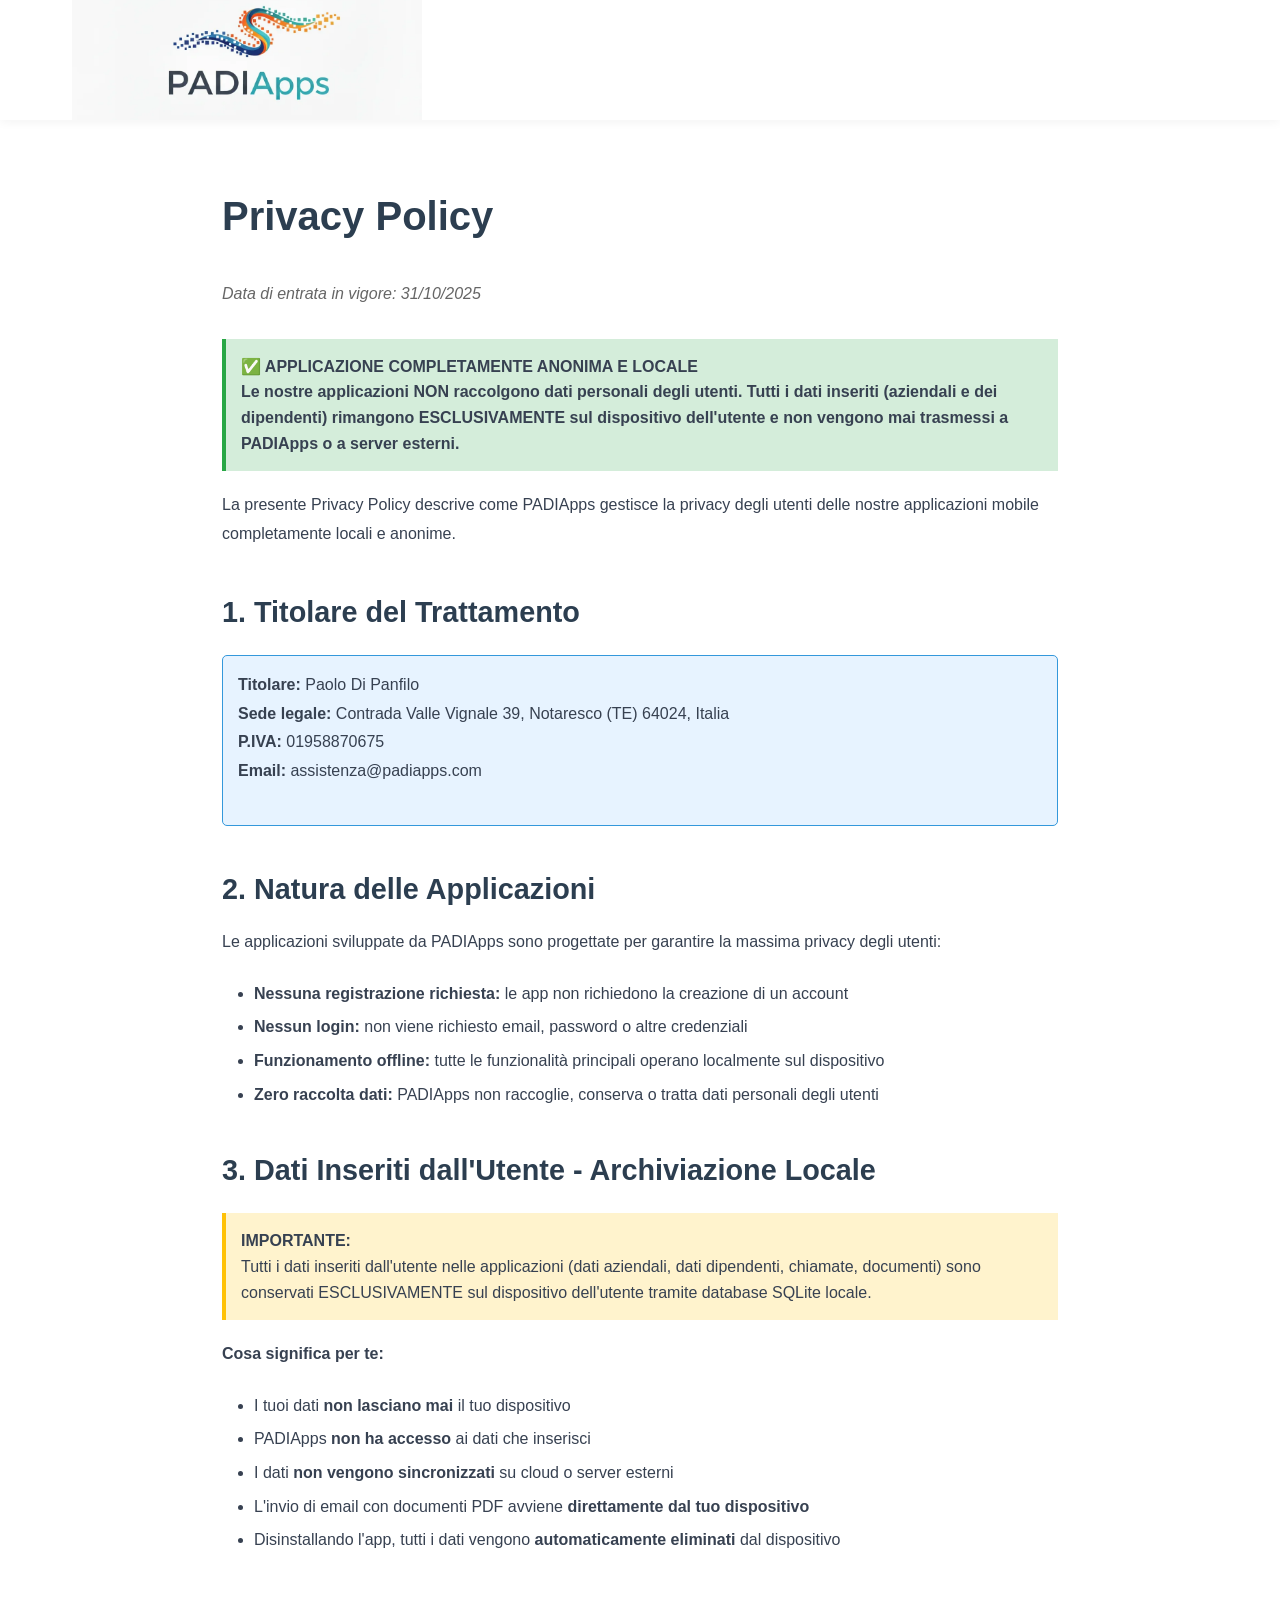
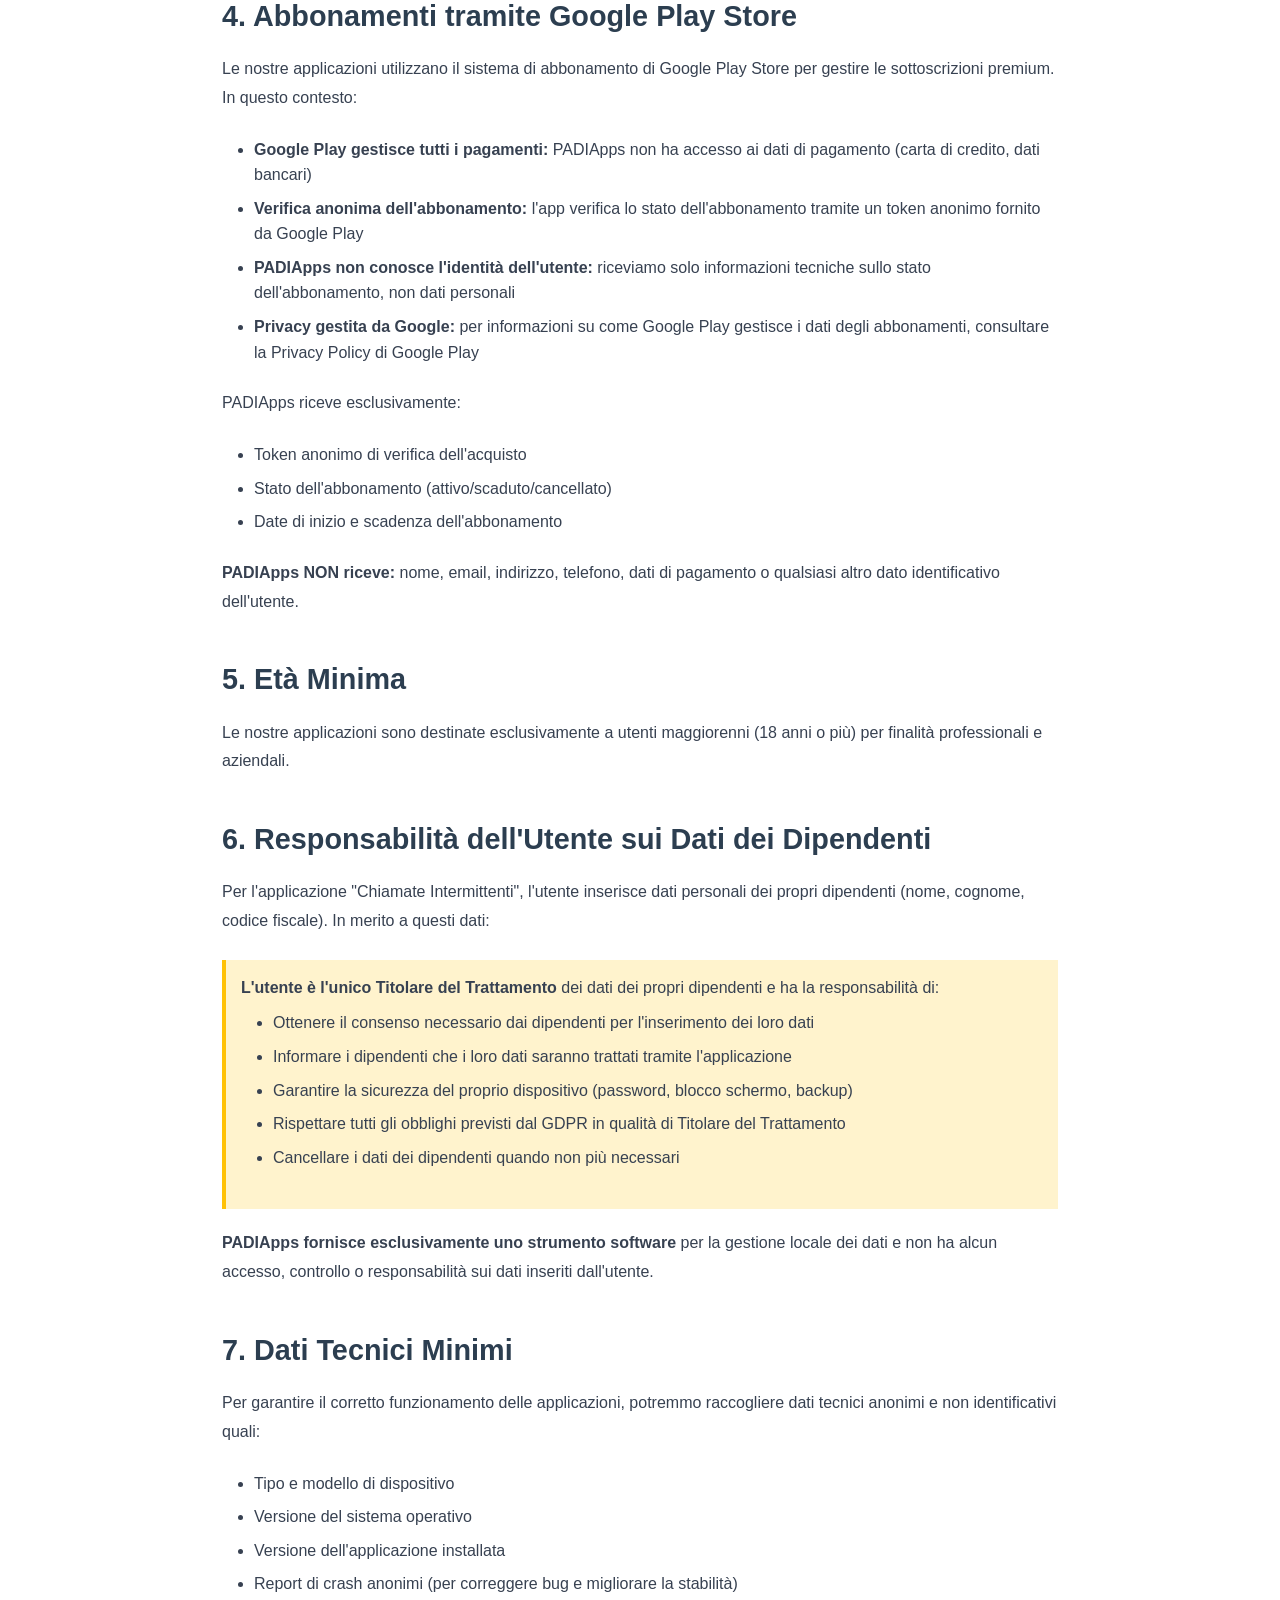
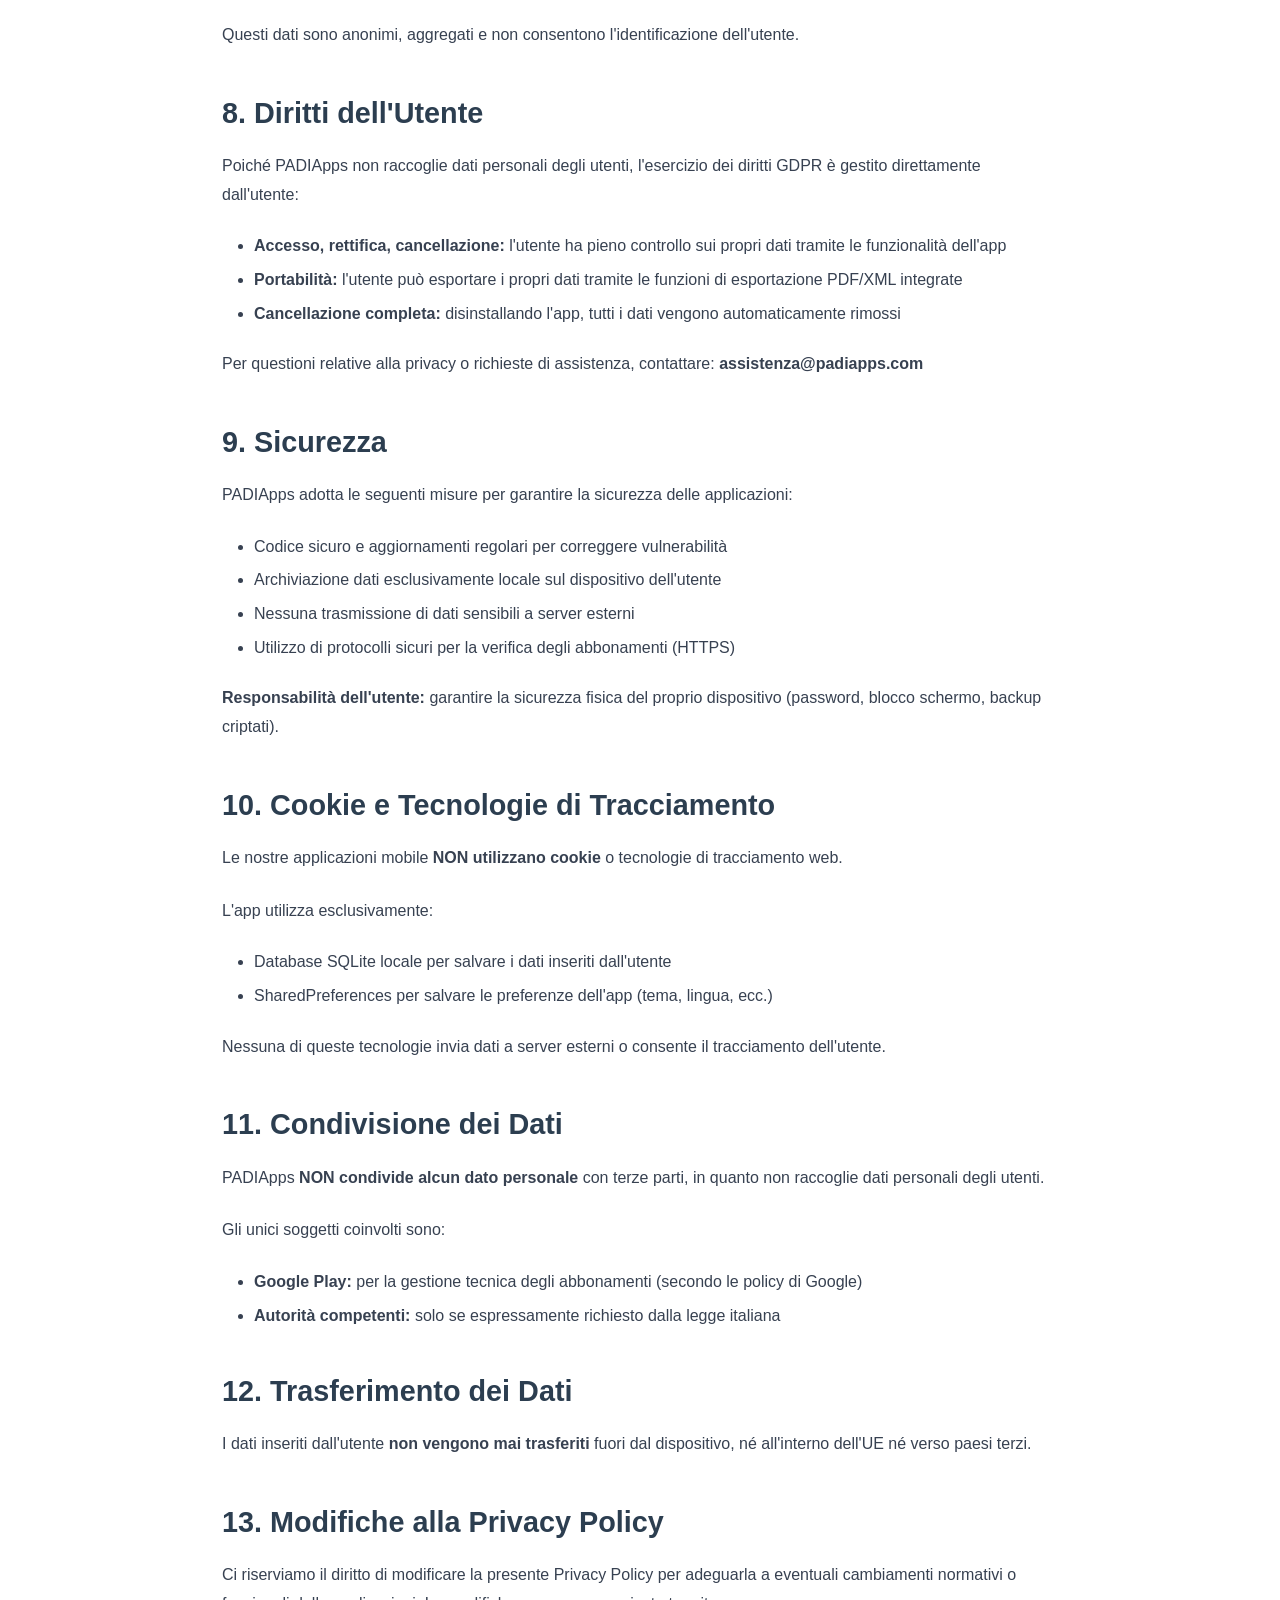
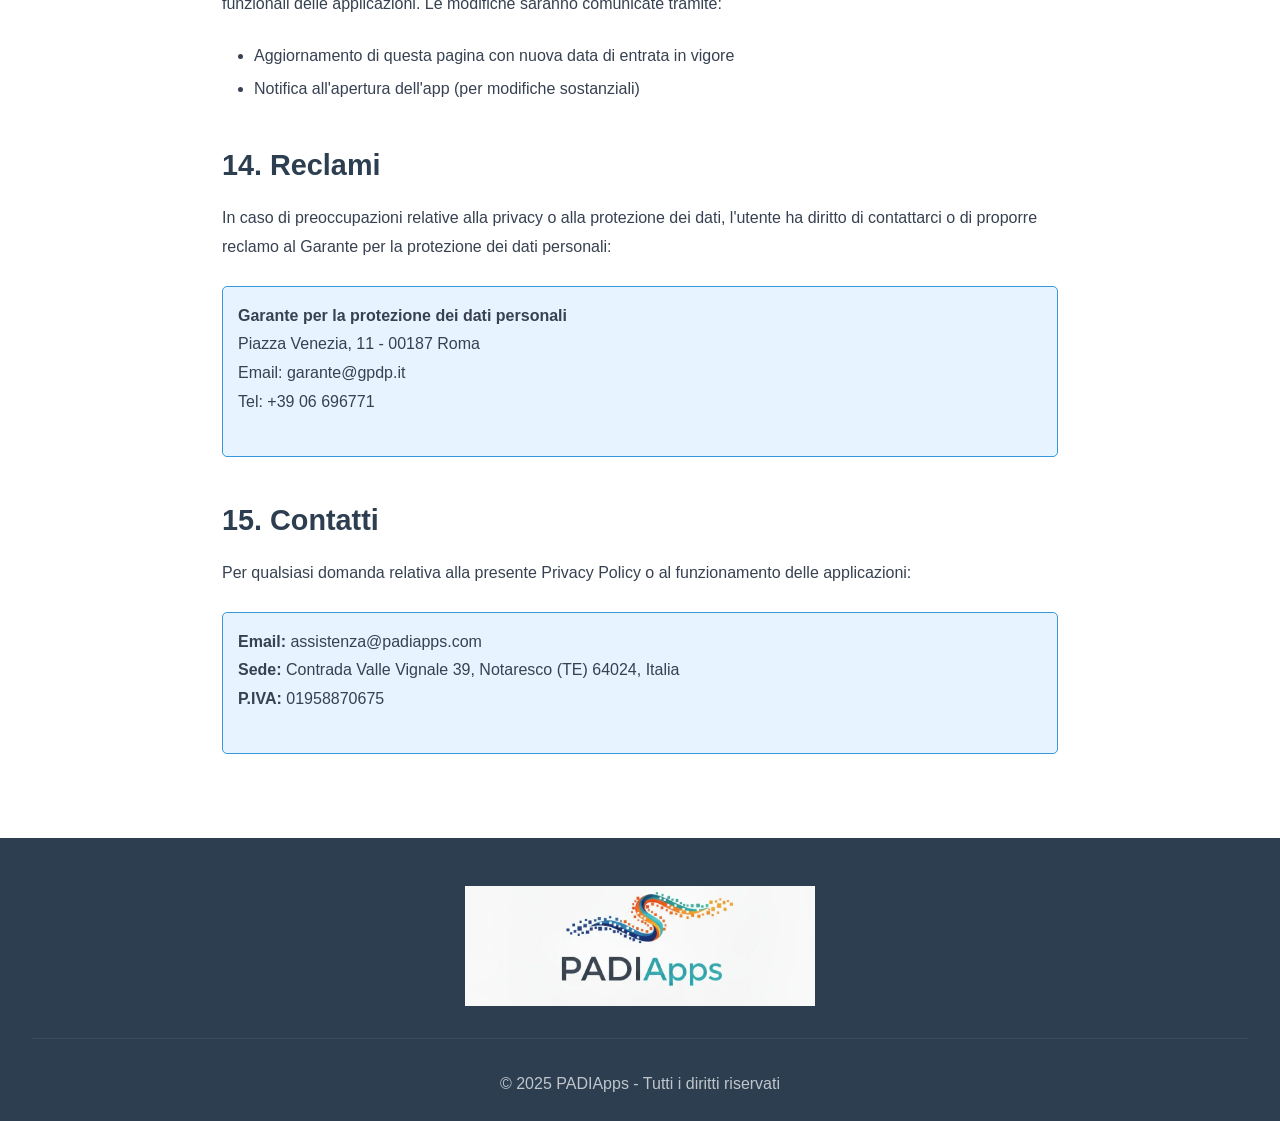
<file: index.html>
<!DOCTYPE html>
<html lang="it">
<head>
    <meta charset="UTF-8">
    <meta name="viewport" content="width=device-width, initial-scale=1.0">
    <title>Privacy Policy - PADIApps</title>
    <style>
        /* Reset e Base */
        * {
            margin: 0;
            padding: 0;
            box-sizing: border-box;
        }

        :root {
            --navy: #2C3E50;
            --orange: #F97316;
            --cyan: #14B8A6;
            --gray-dark: #374151;
            --gray-light: #6B7280;
            --bg-light: #F9FAFB;
            --white: #FFFFFF;
        }

        body {
            font-family: -apple-system, BlinkMacSystemFont, 'Segoe UI', Roboto, 'Helvetica Neue', Arial, sans-serif;
            color: var(--gray-dark);
            line-height: 1.6;
            background-color: var(--white);
        }

        /* Header */
        header {
            background: var(--white);
            box-shadow: 0 2px 10px rgba(0,0,0,0.05);
            position: relative;
            z-index: 100;
            height: 120px;
            overflow: hidden;
        }

        nav {
            max-width: 1200px;
            margin: 0 auto;
            padding: 0 2rem;
            display: flex;
            justify-content: space-between;
            align-items: center;
            height: 120px;
        }

        .logo {
            display: flex;
            align-items: center;
            gap: 1rem;
            height: 120px;
            overflow: hidden;
        }

        .logo img {
            height: 350px;
            width: auto;
            margin-top: -20px;
        }

        /* Content Page */
        .content-page {
            max-width: 900px;
            margin: 0 auto;
            padding: 4rem 2rem;
        }

        .content-page h1 {
            color: var(--navy);
            font-size: 2.5rem;
            margin-bottom: 2rem;
        }

        .content-page h2 {
            color: var(--navy);
            font-size: 1.8rem;
            margin-top: 2.5rem;
            margin-bottom: 1rem;
        }

        .content-page p {
            margin-bottom: 1.5rem;
            line-height: 1.8;
            color: var(--gray-dark);
        }

        .content-page ul, .content-page ol {
            margin-left: 2rem;
            margin-bottom: 1.5rem;
            color: var(--gray-dark);
        }

        .content-page li {
            margin-bottom: 0.5rem;
        }

        /* Footer */
        footer {
            background: var(--navy);
            color: var(--white);
            padding: 3rem 2rem 1.5rem;
        }

        .footer-content {
            max-width: 1200px;
            margin: 0 auto;
            display: grid;
            grid-template-columns: repeat(auto-fit, minmax(250px, 1fr));
            gap: 2rem;
            margin-bottom: 2rem;
        }

        .footer-section {
            text-align: center;
        }

        .footer-section .logo {
            margin: 0 auto;
            justify-content: center;
        }

        .footer-bottom {
            text-align: center;
            padding-top: 2rem;
            border-top: 1px solid rgba(255,255,255,0.1);
            opacity: 0.7;
        }

        /* Mobile */
        @media (max-width: 768px) {
            header {
                height: 70px;
            }
            
            nav {
                padding: 0 1rem;
                height: 70px;
            }
            
            .logo {
                height: 70px;
                margin: 0 auto;
            }
            
            .logo img {
                height: 180px;
                margin-top: -15px;
            }

            .content-page h1 {
                font-size: 2rem;
            }
        }
    </style>
</head>
<body>
    <header>
        <nav>
            <div class="logo">
                <img src="padiapps_logo.png" alt="PADIApps Logo">
            </div>
        </nav>
    </header>

    <div class="content-page">
        <h1>Privacy Policy</h1>
        <p style="font-style: italic; color: #666; margin-bottom: 30px;">Data di entrata in vigore: 31/10/2025</p>

        <div style="background-color: #d4edda; border-left: 4px solid #28a745; padding: 15px; margin: 20px 0; font-weight: bold;">
            ✅ APPLICAZIONE COMPLETAMENTE ANONIMA E LOCALE<br>
            Le nostre applicazioni NON raccolgono dati personali degli utenti. Tutti i dati inseriti (aziendali e dei dipendenti) rimangono ESCLUSIVAMENTE sul dispositivo dell'utente e non vengono mai trasmessi a PADIApps o a server esterni.
        </div>

        <p>La presente Privacy Policy descrive come PADIApps gestisce la privacy degli utenti delle nostre applicazioni mobile completamente locali e anonime.</p>

        <h2>1. Titolare del Trattamento</h2>
        <div style="background-color: #e7f3ff; border: 1px solid #3498db; border-radius: 5px; padding: 15px; margin: 20px 0;">
            <p><strong>Titolare:</strong> Paolo Di Panfilo<br>
            <strong>Sede legale:</strong> Contrada Valle Vignale 39, Notaresco (TE) 64024, Italia<br>
            <strong>P.IVA:</strong> 01958870675<br>
            <strong>Email:</strong> assistenza@padiapps.com</p>
        </div>

        <h2>2. Natura delle Applicazioni</h2>
        <p>Le applicazioni sviluppate da PADIApps sono progettate per garantire la massima privacy degli utenti:</p>
        <ul>
            <li><strong>Nessuna registrazione richiesta:</strong> le app non richiedono la creazione di un account</li>
            <li><strong>Nessun login:</strong> non viene richiesto email, password o altre credenziali</li>
            <li><strong>Funzionamento offline:</strong> tutte le funzionalità principali operano localmente sul dispositivo</li>
            <li><strong>Zero raccolta dati:</strong> PADIApps non raccoglie, conserva o tratta dati personali degli utenti</li>
        </ul>

        <h2>3. Dati Inseriti dall'Utente - Archiviazione Locale</h2>
        
        <div style="background-color: #fff3cd; border-left: 4px solid #ffc107; padding: 15px; margin: 20px 0;">
            <strong>IMPORTANTE:</strong><br>
            Tutti i dati inseriti dall'utente nelle applicazioni (dati aziendali, dati dipendenti, chiamate, documenti) sono conservati ESCLUSIVAMENTE sul dispositivo dell'utente tramite database SQLite locale.
        </div>

        <p><strong>Cosa significa per te:</strong></p>
        <ul>
            <li>I tuoi dati <strong>non lasciano mai</strong> il tuo dispositivo</li>
            <li>PADIApps <strong>non ha accesso</strong> ai dati che inserisci</li>
            <li>I dati <strong>non vengono sincronizzati</strong> su cloud o server esterni</li>
            <li>L'invio di email con documenti PDF avviene <strong>direttamente dal tuo dispositivo</strong></li>
            <li>Disinstallando l'app, tutti i dati vengono <strong>automaticamente eliminati</strong> dal dispositivo</li>
        </ul>

        <h2>4. Abbonamenti tramite Google Play Store</h2>
        <p>Le nostre applicazioni utilizzano il sistema di abbonamento di Google Play Store per gestire le sottoscrizioni premium. In questo contesto:</p>
        
        <ul>
            <li><strong>Google Play gestisce tutti i pagamenti:</strong> PADIApps non ha accesso ai dati di pagamento (carta di credito, dati bancari)</li>
            <li><strong>Verifica anonima dell'abbonamento:</strong> l'app verifica lo stato dell'abbonamento tramite un token anonimo fornito da Google Play</li>
            <li><strong>PADIApps non conosce l'identità dell'utente:</strong> riceviamo solo informazioni tecniche sullo stato dell'abbonamento, non dati personali</li>
            <li><strong>Privacy gestita da Google:</strong> per informazioni su come Google Play gestisce i dati degli abbonamenti, consultare la Privacy Policy di Google Play</li>
        </ul>

        <p>PADIApps riceve esclusivamente:</p>
        <ul>
            <li>Token anonimo di verifica dell'acquisto</li>
            <li>Stato dell'abbonamento (attivo/scaduto/cancellato)</li>
            <li>Date di inizio e scadenza dell'abbonamento</li>
        </ul>

        <p><strong>PADIApps NON riceve:</strong> nome, email, indirizzo, telefono, dati di pagamento o qualsiasi altro dato identificativo dell'utente.</p>

        <h2>5. Età Minima</h2>
        <p>Le nostre applicazioni sono destinate esclusivamente a utenti maggiorenni (18 anni o più) per finalità professionali e aziendali.</p>

        <h2>6. Responsabilità dell'Utente sui Dati dei Dipendenti</h2>
        
        <p>Per l'applicazione "Chiamate Intermittenti", l'utente inserisce dati personali dei propri dipendenti (nome, cognome, codice fiscale). In merito a questi dati:</p>

        <div style="background-color: #fff3cd; border-left: 4px solid #ffc107; padding: 15px; margin: 20px 0;">
            <strong>L'utente è l'unico Titolare del Trattamento</strong> dei dati dei propri dipendenti e ha la responsabilità di:
            <ul style="margin-top: 10px;">
                <li>Ottenere il consenso necessario dai dipendenti per l'inserimento dei loro dati</li>
                <li>Informare i dipendenti che i loro dati saranno trattati tramite l'applicazione</li>
                <li>Garantire la sicurezza del proprio dispositivo (password, blocco schermo, backup)</li>
                <li>Rispettare tutti gli obblighi previsti dal GDPR in qualità di Titolare del Trattamento</li>
                <li>Cancellare i dati dei dipendenti quando non più necessari</li>
            </ul>
        </div>

        <p><strong>PADIApps fornisce esclusivamente uno strumento software</strong> per la gestione locale dei dati e non ha alcun accesso, controllo o responsabilità sui dati inseriti dall'utente.</p>

        <h2>7. Dati Tecnici Minimi</h2>
        <p>Per garantire il corretto funzionamento delle applicazioni, potremmo raccogliere dati tecnici anonimi e non identificativi quali:</p>
        <ul>
            <li>Tipo e modello di dispositivo</li>
            <li>Versione del sistema operativo</li>
            <li>Versione dell'applicazione installata</li>
            <li>Report di crash anonimi (per correggere bug e migliorare la stabilità)</li>
        </ul>
        <p>Questi dati sono anonimi, aggregati e non consentono l'identificazione dell'utente.</p>

        <h2>8. Diritti dell'Utente</h2>
        <p>Poiché PADIApps non raccoglie dati personali degli utenti, l'esercizio dei diritti GDPR è gestito direttamente dall'utente:</p>
        <ul>
            <li><strong>Accesso, rettifica, cancellazione:</strong> l'utente ha pieno controllo sui propri dati tramite le funzionalità dell'app</li>
            <li><strong>Portabilità:</strong> l'utente può esportare i propri dati tramite le funzioni di esportazione PDF/XML integrate</li>
            <li><strong>Cancellazione completa:</strong> disinstallando l'app, tutti i dati vengono automaticamente rimossi</li>
        </ul>

        <p>Per questioni relative alla privacy o richieste di assistenza, contattare: <strong>assistenza@padiapps.com</strong></p>

        <h2>9. Sicurezza</h2>
        <p>PADIApps adotta le seguenti misure per garantire la sicurezza delle applicazioni:</p>
        <ul>
            <li>Codice sicuro e aggiornamenti regolari per correggere vulnerabilità</li>
            <li>Archiviazione dati esclusivamente locale sul dispositivo dell'utente</li>
            <li>Nessuna trasmissione di dati sensibili a server esterni</li>
            <li>Utilizzo di protocolli sicuri per la verifica degli abbonamenti (HTTPS)</li>
        </ul>

        <p><strong>Responsabilità dell'utente:</strong> garantire la sicurezza fisica del proprio dispositivo (password, blocco schermo, backup criptati).</p>

        <h2>10. Cookie e Tecnologie di Tracciamento</h2>
        <p>Le nostre applicazioni mobile <strong>NON utilizzano cookie</strong> o tecnologie di tracciamento web.</p>
        
        <p>L'app utilizza esclusivamente:</p>
        <ul>
            <li>Database SQLite locale per salvare i dati inseriti dall'utente</li>
            <li>SharedPreferences per salvare le preferenze dell'app (tema, lingua, ecc.)</li>
        </ul>

        <p>Nessuna di queste tecnologie invia dati a server esterni o consente il tracciamento dell'utente.</p>

        <h2>11. Condivisione dei Dati</h2>
        <p>PADIApps <strong>NON condivide alcun dato personale</strong> con terze parti, in quanto non raccoglie dati personali degli utenti.</p>
        
        <p>Gli unici soggetti coinvolti sono:</p>
        <ul>
            <li><strong>Google Play:</strong> per la gestione tecnica degli abbonamenti (secondo le policy di Google)</li>
            <li><strong>Autorità competenti:</strong> solo se espressamente richiesto dalla legge italiana</li>
        </ul>

        <h2>12. Trasferimento dei Dati</h2>
        <p>I dati inseriti dall'utente <strong>non vengono mai trasferiti</strong> fuori dal dispositivo, né all'interno dell'UE né verso paesi terzi.</p>

        <h2>13. Modifiche alla Privacy Policy</h2>
        <p>Ci riserviamo il diritto di modificare la presente Privacy Policy per adeguarla a eventuali cambiamenti normativi o funzionali delle applicazioni. Le modifiche saranno comunicate tramite:</p>
        <ul>
            <li>Aggiornamento di questa pagina con nuova data di entrata in vigore</li>
            <li>Notifica all'apertura dell'app (per modifiche sostanziali)</li>
        </ul>

        <h2>14. Reclami</h2>
        <p>In caso di preoccupazioni relative alla privacy o alla protezione dei dati, l'utente ha diritto di contattarci o di proporre reclamo al Garante per la protezione dei dati personali:</p>
        <div style="background-color: #e7f3ff; border: 1px solid #3498db; border-radius: 5px; padding: 15px; margin: 20px 0;">
            <p><strong>Garante per la protezione dei dati personali</strong><br>
            Piazza Venezia, 11 - 00187 Roma<br>
            Email: garante@gpdp.it<br>
            Tel: +39 06 696771</p>
        </div>

        <h2>15. Contatti</h2>
        <p>Per qualsiasi domanda relativa alla presente Privacy Policy o al funzionamento delle applicazioni:</p>
        <div style="background-color: #e7f3ff; border: 1px solid #3498db; border-radius: 5px; padding: 15px; margin: 20px 0;">
            <p><strong>Email:</strong> assistenza@padiapps.com<br>
            <strong>Sede:</strong> Contrada Valle Vignale 39, Notaresco (TE) 64024, Italia<br>
            <strong>P.IVA:</strong> 01958870675</p>
        </div>
    </div>

    <footer>
        <div class="footer-content">
            <div class="footer-section">
                <div class="logo">
                    <img src="padiapps_logo.png" alt="PADIApps Logo">
                </div>
            </div>
        </div>
        <div class="footer-bottom">
            © 2025 PADIApps - Tutti i diritti riservati
        </div>
    </footer>
</body>
</html>
</file>
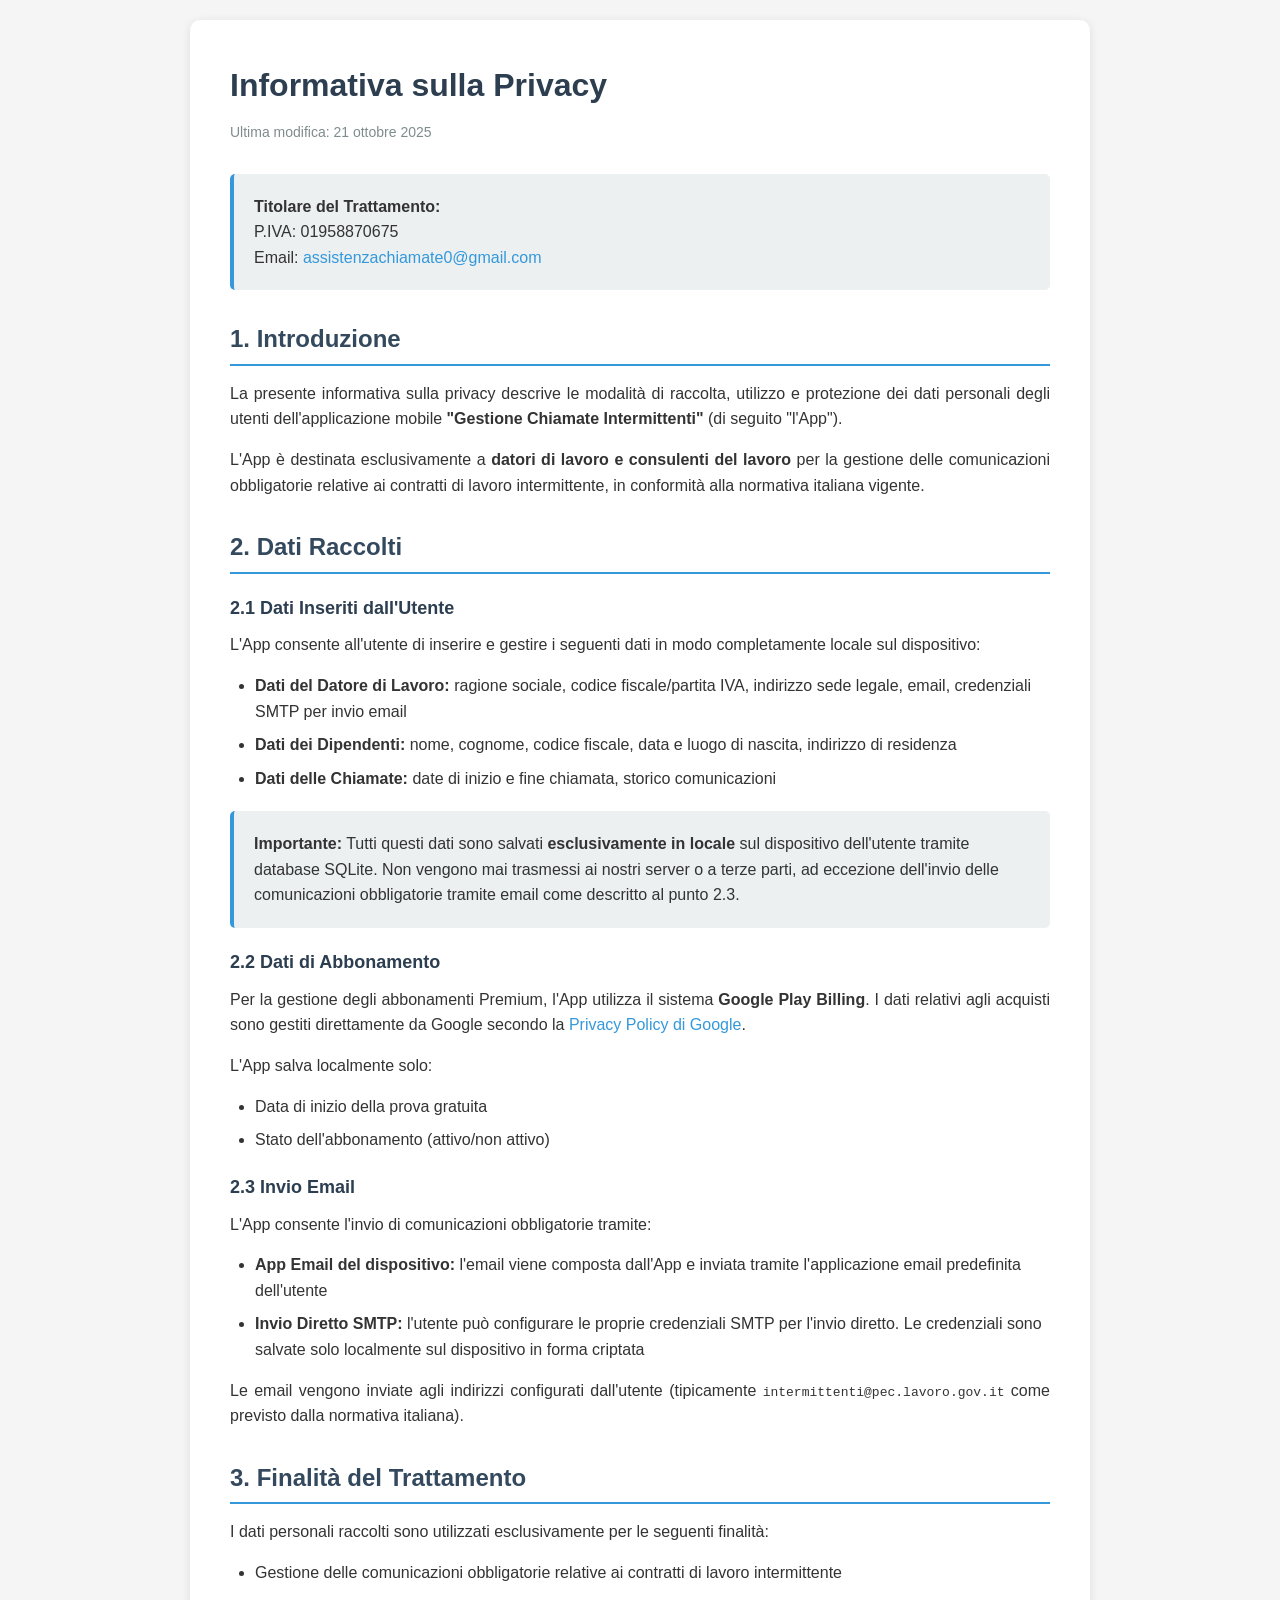
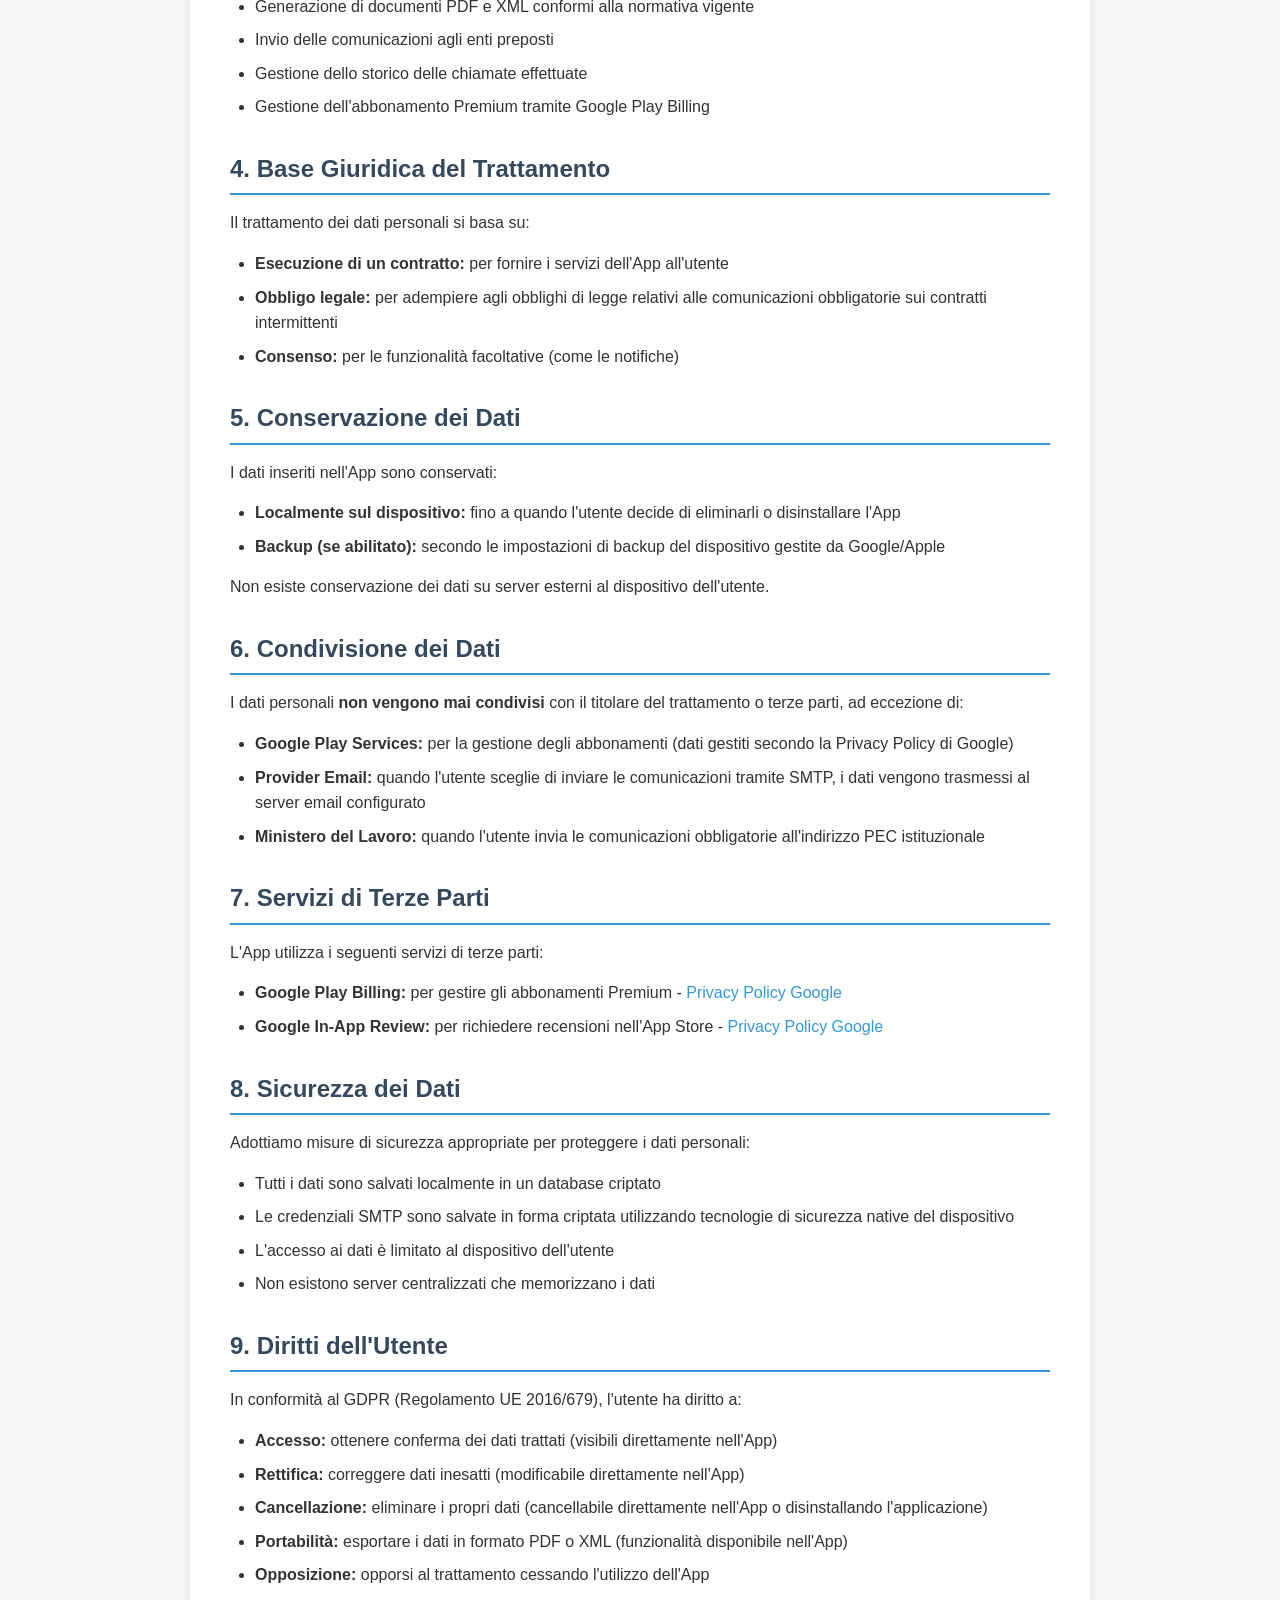
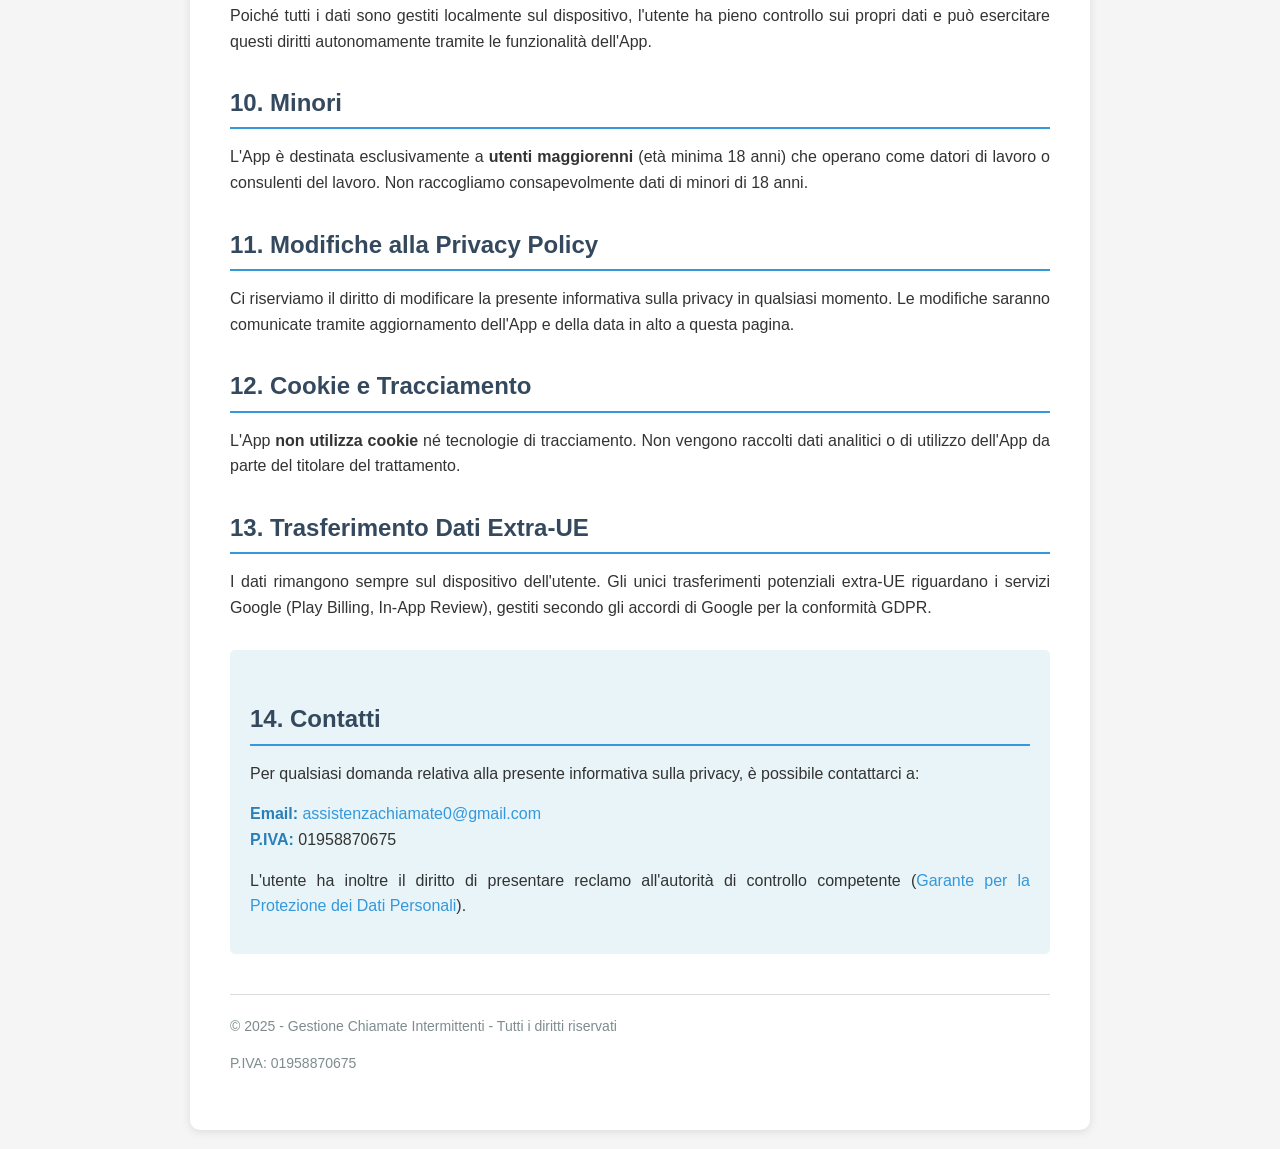
<file: privacy_policy_chiamate.html>
<!DOCTYPE html>
<html lang="it">
<head>
    <meta charset="UTF-8">
    <meta name="viewport" content="width=device-width, initial-scale=1.0">
    <title>Privacy Policy - Gestione Chiamate Intermittenti</title>
    <style>
        * {
            margin: 0;
            padding: 0;
            box-sizing: border-box;
        }
        
        body {
            font-family: -apple-system, BlinkMacSystemFont, 'Segoe UI', Roboto, Oxygen, Ubuntu, Cantarell, sans-serif;
            line-height: 1.6;
            color: #333;
            background: #f5f5f5;
            padding: 20px;
        }
        
        .container {
            max-width: 900px;
            margin: 0 auto;
            background: white;
            padding: 40px;
            border-radius: 10px;
            box-shadow: 0 2px 10px rgba(0,0,0,0.1);
        }
        
        h1 {
            color: #2c3e50;
            margin-bottom: 10px;
            font-size: 32px;
        }
        
        .subtitle {
            color: #7f8c8d;
            margin-bottom: 30px;
            font-size: 14px;
        }
        
        h2 {
            color: #34495e;
            margin-top: 30px;
            margin-bottom: 15px;
            font-size: 24px;
            border-bottom: 2px solid #3498db;
            padding-bottom: 5px;
        }
        
        h3 {
            color: #2c3e50;
            margin-top: 20px;
            margin-bottom: 10px;
            font-size: 18px;
        }
        
        p {
            margin-bottom: 15px;
            text-align: justify;
        }
        
        ul {
            margin-bottom: 15px;
            margin-left: 25px;
        }
        
        li {
            margin-bottom: 8px;
        }
        
        .info-box {
            background: #ecf0f1;
            padding: 20px;
            border-radius: 5px;
            margin: 20px 0;
            border-left: 4px solid #3498db;
        }
        
        .contact {
            background: #e8f4f8;
            padding: 20px;
            border-radius: 5px;
            margin-top: 30px;
        }
        
        .contact strong {
            color: #2980b9;
        }
        
        a {
            color: #3498db;
            text-decoration: none;
        }
        
        a:hover {
            text-decoration: underline;
        }
        
        .footer {
            text-align: center;
            margin-top: 40px;
            padding-top: 20px;
            border-top: 1px solid #ddd;
            color: #7f8c8d;
            font-size: 14px;
        }
    </style>
</head>
<body>
    <div class="container">
        <h1>Informativa sulla Privacy</h1>
        <p class="subtitle">Ultima modifica: 21 ottobre 2025</p>
        
        <div class="info-box">
            <strong>Titolare del Trattamento:</strong><br>
            P.IVA: 01958870675<br>
            Email: <a href="mailto:assistenzachiamate0@gmail.com">assistenzachiamate0@gmail.com</a>
        </div>

        <h2>1. Introduzione</h2>
        <p>
            La presente informativa sulla privacy descrive le modalità di raccolta, utilizzo e protezione dei dati personali 
            degli utenti dell'applicazione mobile <strong>"Gestione Chiamate Intermittenti"</strong> (di seguito "l'App").
        </p>
        <p>
            L'App è destinata esclusivamente a <strong>datori di lavoro e consulenti del lavoro</strong> per la gestione 
            delle comunicazioni obbligatorie relative ai contratti di lavoro intermittente, in conformità alla normativa italiana vigente.
        </p>

        <h2>2. Dati Raccolti</h2>
        
        <h3>2.1 Dati Inseriti dall'Utente</h3>
        <p>L'App consente all'utente di inserire e gestire i seguenti dati in modo completamente locale sul dispositivo:</p>
        <ul>
            <li><strong>Dati del Datore di Lavoro:</strong> ragione sociale, codice fiscale/partita IVA, indirizzo sede legale, email, credenziali SMTP per invio email</li>
            <li><strong>Dati dei Dipendenti:</strong> nome, cognome, codice fiscale, data e luogo di nascita, indirizzo di residenza</li>
            <li><strong>Dati delle Chiamate:</strong> date di inizio e fine chiamata, storico comunicazioni</li>
        </ul>
        
        <div class="info-box">
            <strong>Importante:</strong> Tutti questi dati sono salvati <strong>esclusivamente in locale</strong> sul dispositivo dell'utente 
            tramite database SQLite. Non vengono mai trasmessi ai nostri server o a terze parti, ad eccezione dell'invio delle comunicazioni 
            obbligatorie tramite email come descritto al punto 2.3.
        </div>

        <h3>2.2 Dati di Abbonamento</h3>
        <p>Per la gestione degli abbonamenti Premium, l'App utilizza il sistema <strong>Google Play Billing</strong>. I dati relativi agli acquisti sono gestiti direttamente da Google secondo la <a href="https://policies.google.com/privacy" target="_blank">Privacy Policy di Google</a>.</p>
        <p>L'App salva localmente solo:</p>
        <ul>
            <li>Data di inizio della prova gratuita</li>
            <li>Stato dell'abbonamento (attivo/non attivo)</li>
        </ul>

        <h3>2.3 Invio Email</h3>
        <p>L'App consente l'invio di comunicazioni obbligatorie tramite:</p>
        <ul>
            <li><strong>App Email del dispositivo:</strong> l'email viene composta dall'App e inviata tramite l'applicazione email predefinita dell'utente</li>
            <li><strong>Invio Diretto SMTP:</strong> l'utente può configurare le proprie credenziali SMTP per l'invio diretto. Le credenziali sono salvate solo localmente sul dispositivo in forma criptata</li>
        </ul>
        <p>Le email vengono inviate agli indirizzi configurati dall'utente (tipicamente <code>intermittenti@pec.lavoro.gov.it</code> come previsto dalla normativa italiana).</p>

        <h2>3. Finalità del Trattamento</h2>
        <p>I dati personali raccolti sono utilizzati esclusivamente per le seguenti finalità:</p>
        <ul>
            <li>Gestione delle comunicazioni obbligatorie relative ai contratti di lavoro intermittente</li>
            <li>Generazione di documenti PDF e XML conformi alla normativa vigente</li>
            <li>Invio delle comunicazioni agli enti preposti</li>
            <li>Gestione dello storico delle chiamate effettuate</li>
            <li>Gestione dell'abbonamento Premium tramite Google Play Billing</li>
        </ul>

        <h2>4. Base Giuridica del Trattamento</h2>
        <p>Il trattamento dei dati personali si basa su:</p>
        <ul>
            <li><strong>Esecuzione di un contratto:</strong> per fornire i servizi dell'App all'utente</li>
            <li><strong>Obbligo legale:</strong> per adempiere agli obblighi di legge relativi alle comunicazioni obbligatorie sui contratti intermittenti</li>
            <li><strong>Consenso:</strong> per le funzionalità facoltative (come le notifiche)</li>
        </ul>

        <h2>5. Conservazione dei Dati</h2>
        <p>I dati inseriti nell'App sono conservati:</p>
        <ul>
            <li><strong>Localmente sul dispositivo:</strong> fino a quando l'utente decide di eliminarli o disinstallare l'App</li>
            <li><strong>Backup (se abilitato):</strong> secondo le impostazioni di backup del dispositivo gestite da Google/Apple</li>
        </ul>
        <p>Non esiste conservazione dei dati su server esterni al dispositivo dell'utente.</p>

        <h2>6. Condivisione dei Dati</h2>
        <p>I dati personali <strong>non vengono mai condivisi</strong> con il titolare del trattamento o terze parti, ad eccezione di:</p>
        <ul>
            <li><strong>Google Play Services:</strong> per la gestione degli abbonamenti (dati gestiti secondo la Privacy Policy di Google)</li>
            <li><strong>Provider Email:</strong> quando l'utente sceglie di inviare le comunicazioni tramite SMTP, i dati vengono trasmessi al server email configurato</li>
            <li><strong>Ministero del Lavoro:</strong> quando l'utente invia le comunicazioni obbligatorie all'indirizzo PEC istituzionale</li>
        </ul>

        <h2>7. Servizi di Terze Parti</h2>
        <p>L'App utilizza i seguenti servizi di terze parti:</p>
        <ul>
            <li><strong>Google Play Billing:</strong> per gestire gli abbonamenti Premium - <a href="https://policies.google.com/privacy" target="_blank">Privacy Policy Google</a></li>
            <li><strong>Google In-App Review:</strong> per richiedere recensioni nell'App Store - <a href="https://policies.google.com/privacy" target="_blank">Privacy Policy Google</a></li>
        </ul>

        <h2>8. Sicurezza dei Dati</h2>
        <p>Adottiamo misure di sicurezza appropriate per proteggere i dati personali:</p>
        <ul>
            <li>Tutti i dati sono salvati localmente in un database criptato</li>
            <li>Le credenziali SMTP sono salvate in forma criptata utilizzando tecnologie di sicurezza native del dispositivo</li>
            <li>L'accesso ai dati è limitato al dispositivo dell'utente</li>
            <li>Non esistono server centralizzati che memorizzano i dati</li>
        </ul>

        <h2>9. Diritti dell'Utente</h2>
        <p>In conformità al GDPR (Regolamento UE 2016/679), l'utente ha diritto a:</p>
        <ul>
            <li><strong>Accesso:</strong> ottenere conferma dei dati trattati (visibili direttamente nell'App)</li>
            <li><strong>Rettifica:</strong> correggere dati inesatti (modificabile direttamente nell'App)</li>
            <li><strong>Cancellazione:</strong> eliminare i propri dati (cancellabile direttamente nell'App o disinstallando l'applicazione)</li>
            <li><strong>Portabilità:</strong> esportare i dati in formato PDF o XML (funzionalità disponibile nell'App)</li>
            <li><strong>Opposizione:</strong> opporsi al trattamento cessando l'utilizzo dell'App</li>
        </ul>
        <p>
            Poiché tutti i dati sono gestiti localmente sul dispositivo, l'utente ha pieno controllo sui propri dati 
            e può esercitare questi diritti autonomamente tramite le funzionalità dell'App.
        </p>

        <h2>10. Minori</h2>
        <p>
            L'App è destinata esclusivamente a <strong>utenti maggiorenni</strong> (età minima 18 anni) 
            che operano come datori di lavoro o consulenti del lavoro. Non raccogliamo consapevolmente dati di minori di 18 anni.
        </p>

        <h2>11. Modifiche alla Privacy Policy</h2>
        <p>
            Ci riserviamo il diritto di modificare la presente informativa sulla privacy in qualsiasi momento. 
            Le modifiche saranno comunicate tramite aggiornamento dell'App e della data in alto a questa pagina.
        </p>

        <h2>12. Cookie e Tracciamento</h2>
        <p>
            L'App <strong>non utilizza cookie</strong> né tecnologie di tracciamento. Non vengono raccolti dati analitici 
            o di utilizzo dell'App da parte del titolare del trattamento.
        </p>

        <h2>13. Trasferimento Dati Extra-UE</h2>
        <p>
            I dati rimangono sempre sul dispositivo dell'utente. Gli unici trasferimenti potenziali extra-UE riguardano 
            i servizi Google (Play Billing, In-App Review), gestiti secondo gli accordi di Google per la conformità GDPR.
        </p>

        <div class="contact">
            <h2>14. Contatti</h2>
            <p>Per qualsiasi domanda relativa alla presente informativa sulla privacy, è possibile contattarci a:</p>
            <p>
                <strong>Email:</strong> <a href="mailto:assistenzachiamate0@gmail.com">assistenzachiamate0@gmail.com</a><br>
                <strong>P.IVA:</strong> 01958870675
            </p>
            <p>
                L'utente ha inoltre il diritto di presentare reclamo all'autorità di controllo competente 
                (<a href="https://www.garanteprivacy.it" target="_blank">Garante per la Protezione dei Dati Personali</a>).
            </p>
        </div>

        <div class="footer">
            <p>&copy; 2025 - Gestione Chiamate Intermittenti - Tutti i diritti riservati</p>
            <p>P.IVA: 01958870675</p>
        </div>
    </div>
</body>
</html>
</file>
